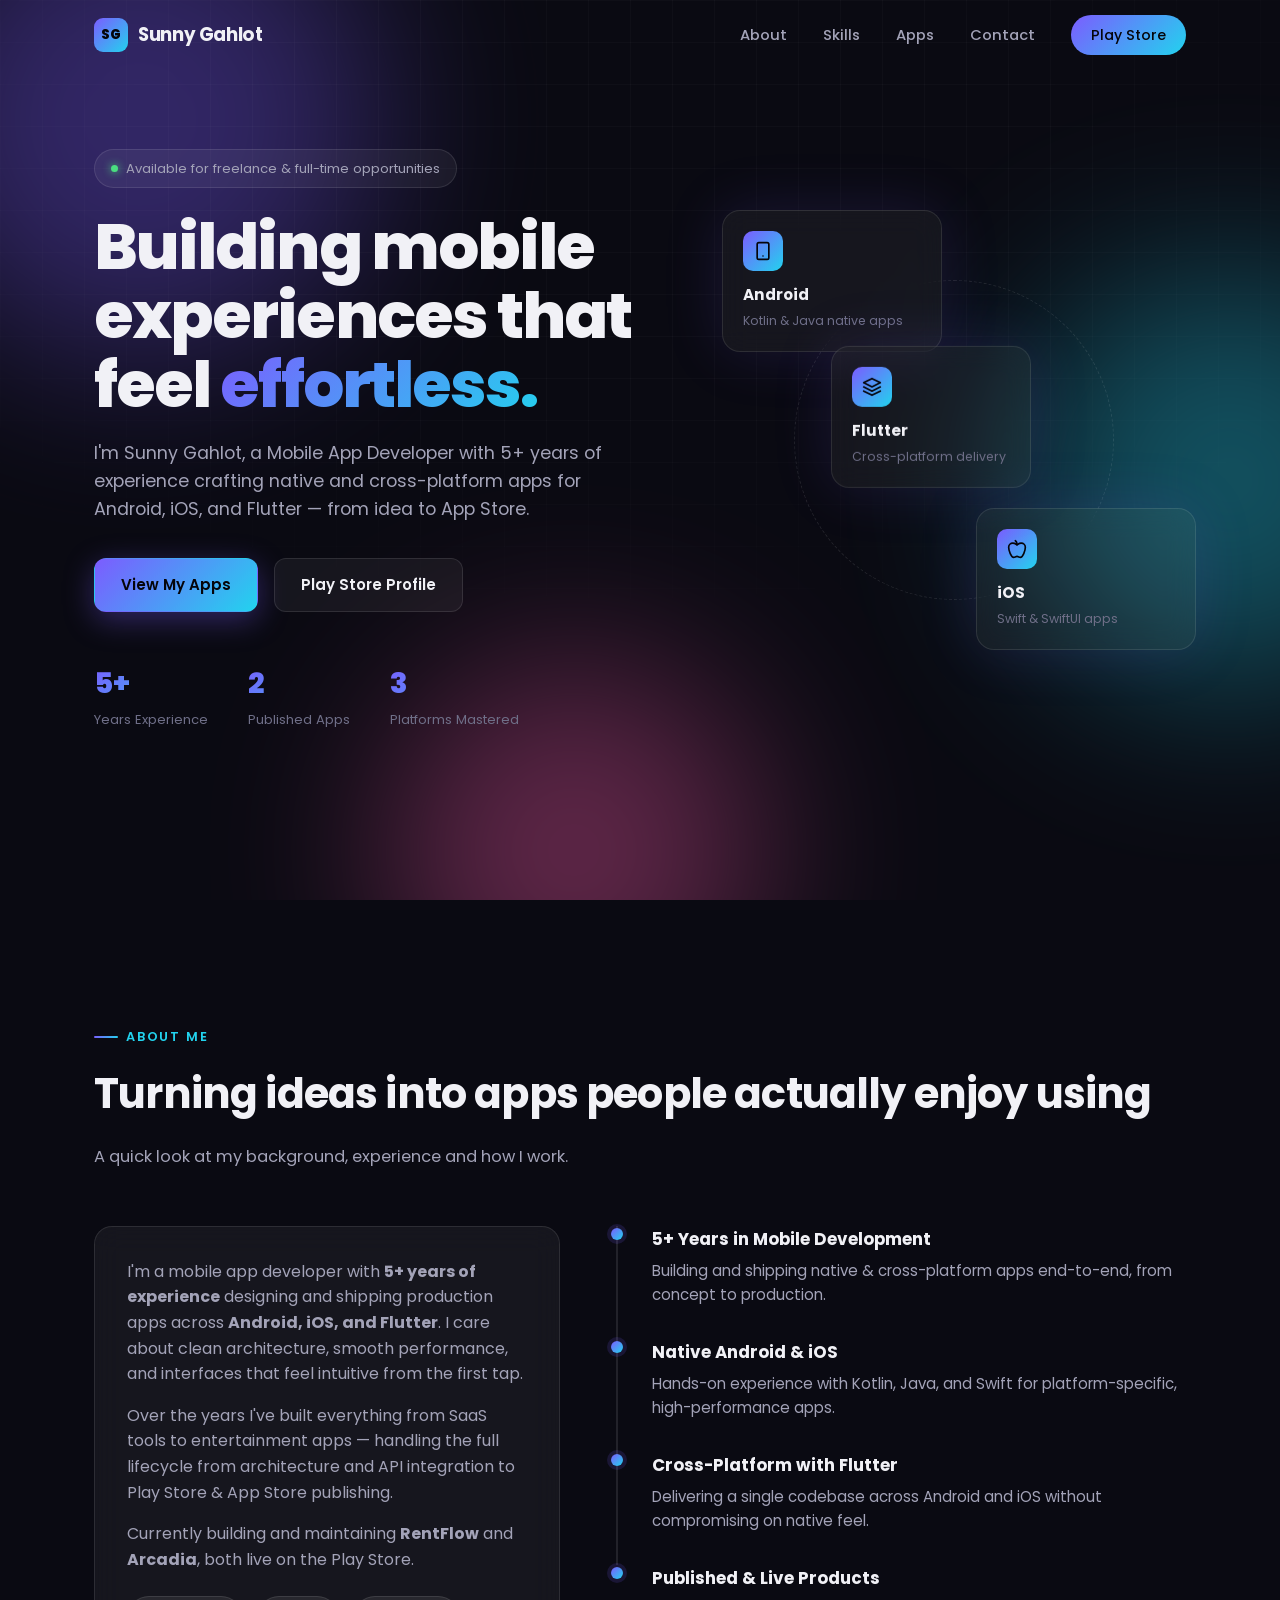
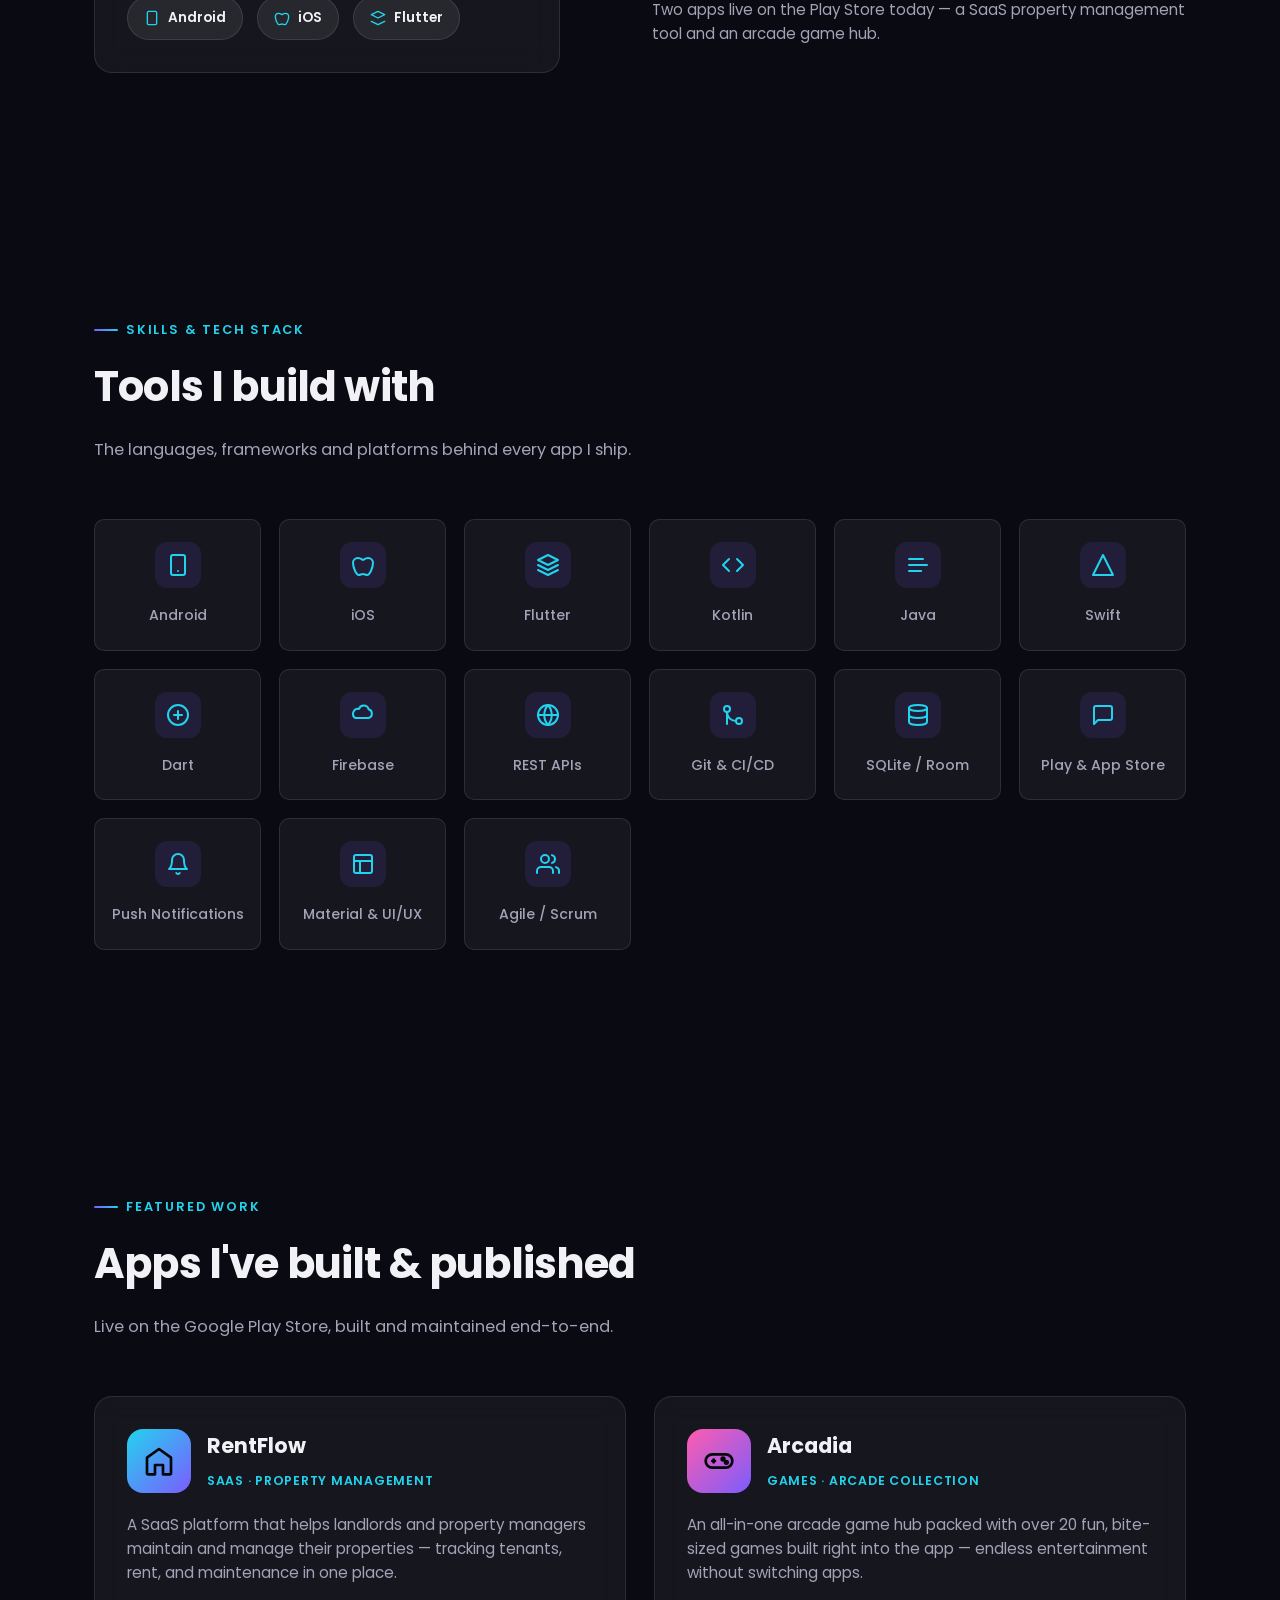
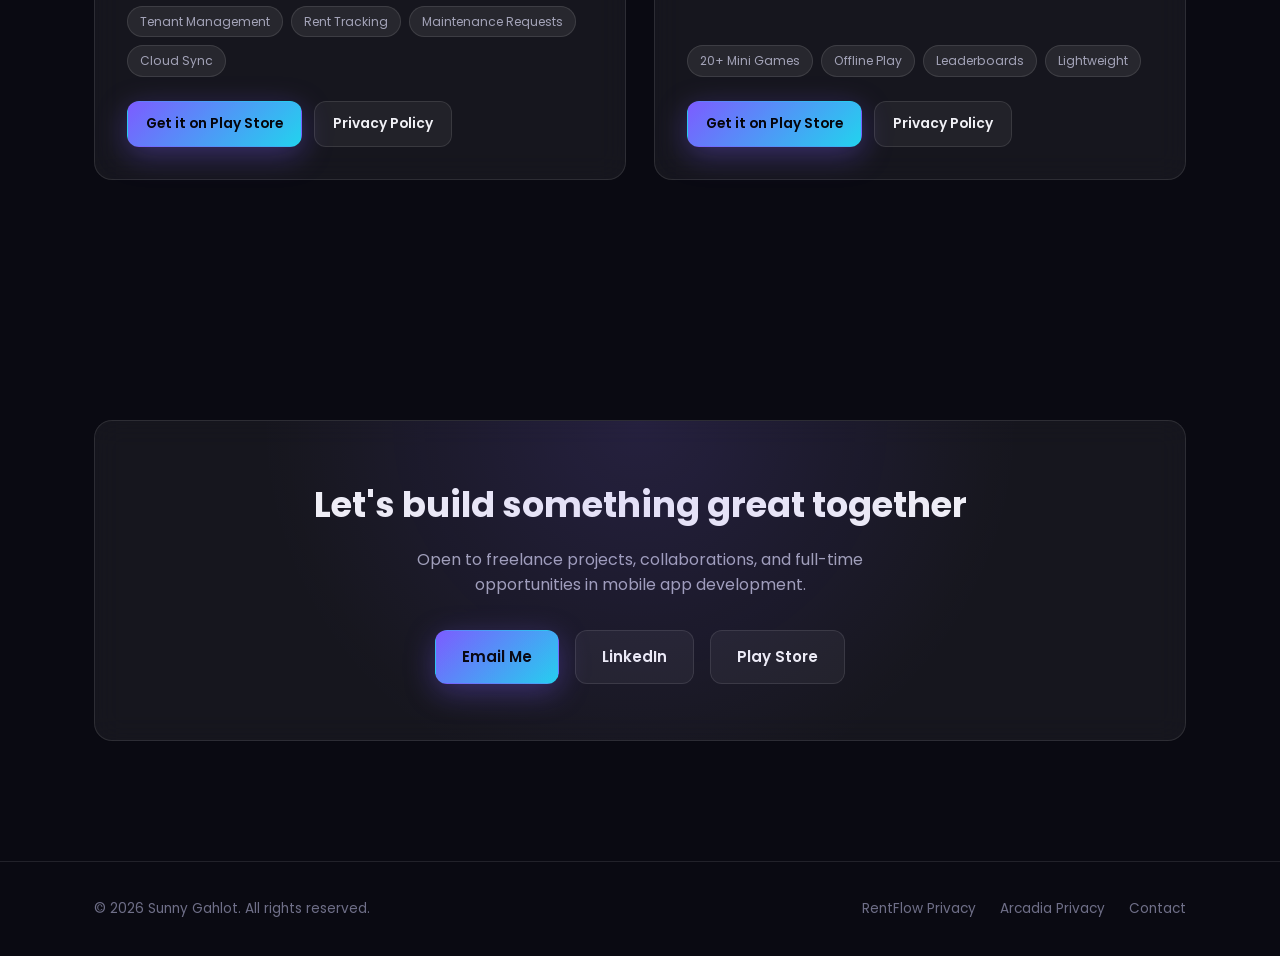
<file: index.html>
<!DOCTYPE html>
<html lang="en">
<head>
<meta charset="UTF-8" />
<meta name="viewport" content="width=device-width, initial-scale=1.0" />
<title>Sunny Gahlot — Mobile App Developer</title>
<meta name="description" content="Sunny Gahlot — Mobile App Developer with 5+ years of experience building Android, iOS and Flutter apps. Creator of RentFlow and Arcadia." />
<link rel="icon" href="data:image/svg+xml,<svg xmlns=%22http://www.w3.org/2000/svg%22 viewBox=%220 0 100 100%22><text y=%22.9em%22 font-size=%2290%22>📱</text></svg>" />
<link rel="preconnect" href="https://fonts.googleapis.com" />
<link rel="preconnect" href="https://fonts.gstatic.com" crossorigin />
<link href="https://fonts.googleapis.com/css2?family=Poppins:wght@400;500;600;700;800&display=swap" rel="stylesheet" />
<link rel="stylesheet" href="css/style.css" />
</head>
<body>

<div class="bg-fx">
  <div class="blob blob-1"></div>
  <div class="blob blob-2"></div>
  <div class="blob blob-3"></div>
  <div class="grid-overlay"></div>
</div>

<nav class="navbar">
  <div class="container">
    <a href="#top" class="logo">
      <span class="logo-mark">SG</span>
      Sunny Gahlot
    </a>
    <button class="nav-toggle" aria-label="Toggle menu">
      <span></span><span></span><span></span>
    </button>
    <ul class="nav-links">
      <li><a href="#about">About</a></li>
      <li><a href="#skills">Skills</a></li>
      <li><a href="#apps">Apps</a></li>
      <li><a href="#contact">Contact</a></li>
      <li><a href="https://play.google.com/store/apps/dev?id=8384137803525977010" target="_blank" rel="noopener" class="nav-cta">Play Store</a></li>
    </ul>
  </div>
</nav>

<main id="top">

  <!-- HERO -->
  <section class="hero">
    <div class="container hero-grid">
      <div>
        <div class="badge"><span class="dot"></span> Available for freelance &amp; full-time opportunities</div>
        <h1>Building mobile experiences that feel <span class="grad">effortless.</span></h1>
        <p class="lead">
          I'm Sunny Gahlot, a Mobile App Developer with 5+ years of experience crafting native and
          cross-platform apps for Android, iOS, and Flutter — from idea to App Store.
        </p>
        <div class="hero-cta">
          <a href="#apps" class="btn btn-primary">
            View My Apps
          </a>
          <a href="https://play.google.com/store/apps/dev?id=8384137803525977010" target="_blank" rel="noopener" class="btn btn-ghost">
            Play Store Profile
          </a>
        </div>
        <div class="hero-stats">
          <div class="stat">
            <h3>5+</h3>
            <span>Years Experience</span>
          </div>
          <div class="stat">
            <h3>2</h3>
            <span>Published Apps</span>
          </div>
          <div class="stat">
            <h3>3</h3>
            <span>Platforms Mastered</span>
          </div>
        </div>
      </div>

      <div class="hero-visual">
        <div class="orbit-ring"></div>
        <div class="orbit-card card-a">
          <div class="oc-icon">
            <svg viewBox="0 0 24 24" fill="none" stroke-width="2" stroke-linecap="round" stroke-linejoin="round"><rect x="5" y="2" width="14" height="20" rx="2"/><line x1="12" y1="18" x2="12" y2="18"/></svg>
          </div>
          <h4>Android</h4>
          <p>Kotlin &amp; Java native apps</p>
        </div>
        <div class="orbit-card card-b">
          <div class="oc-icon">
            <svg viewBox="0 0 24 24" fill="none" stroke-width="2" stroke-linecap="round" stroke-linejoin="round"><path d="M12 20.94c1.5 0 2.75 1.06 4 1.06 3 0 6-8 6-12.22A4.91 4.91 0 0 0 17 5c-2.22 0-4 1.44-5 2-1-.56-2.78-2-5-2a4.9 4.9 0 0 0-5 4.78C2 14 5 22 8 22c1.25 0 2.5-1.06 4-1.06Z"/><path d="M10 2c1 .5 2 2 2 5"/></svg>
          </div>
          <h4>iOS</h4>
          <p>Swift &amp; SwiftUI apps</p>
        </div>
        <div class="orbit-card card-c">
          <div class="oc-icon">
            <svg viewBox="0 0 24 24" fill="none" stroke-width="2" stroke-linecap="round" stroke-linejoin="round"><polygon points="12 2 2 7 12 12 22 7 12 2"/><polyline points="2 17 12 22 22 17"/><polyline points="2 12 12 17 22 12"/></svg>
          </div>
          <h4>Flutter</h4>
          <p>Cross-platform delivery</p>
        </div>
      </div>
    </div>
  </section>

  <!-- ABOUT -->
  <section id="about">
    <div class="container">
      <div class="eyebrow">About Me</div>
      <h2 class="section-title reveal">Turning ideas into apps people actually enjoy using</h2>
      <p class="section-sub reveal">A quick look at my background, experience and how I work.</p>

      <div class="about-grid">
        <div class="about-card reveal">
          <p>
            I'm a mobile app developer with <strong>5+ years of experience</strong> designing and shipping
            production apps across <strong>Android, iOS, and Flutter</strong>. I care about clean architecture,
            smooth performance, and interfaces that feel intuitive from the first tap.
          </p>
          <p>
            Over the years I've built everything from SaaS tools to entertainment apps — handling the full
            lifecycle from architecture and API integration to Play Store &amp; App Store publishing.
          </p>
          <p>
            Currently building and maintaining <strong>RentFlow</strong> and <strong>Arcadia</strong>, both
            live on the Play Store.
          </p>
          <div class="platform-row">
            <div class="platform-pill">
              <svg viewBox="0 0 24 24" fill="none" stroke-width="2" stroke-linecap="round" stroke-linejoin="round"><rect x="5" y="2" width="14" height="20" rx="2"/></svg>
              Android
            </div>
            <div class="platform-pill">
              <svg viewBox="0 0 24 24" fill="none" stroke-width="2" stroke-linecap="round" stroke-linejoin="round"><path d="M12 20.94c1.5 0 2.75 1.06 4 1.06 3 0 6-8 6-12.22A4.91 4.91 0 0 0 17 5c-2.22 0-4 1.44-5 2-1-.56-2.78-2-5-2a4.9 4.9 0 0 0-5 4.78C2 14 5 22 8 22c1.25 0 2.5-1.06 4-1.06Z"/></svg>
              iOS
            </div>
            <div class="platform-pill">
              <svg viewBox="0 0 24 24" fill="none" stroke-width="2" stroke-linecap="round" stroke-linejoin="round"><polygon points="12 2 2 7 12 12 22 7 12 2"/><polyline points="2 17 12 22 22 17"/></svg>
              Flutter
            </div>
          </div>
        </div>

        <div class="reveal">
          <div class="timeline">
            <div class="timeline-item">
              <h4>5+ Years in Mobile Development</h4>
              <p>Building and shipping native &amp; cross-platform apps end-to-end, from concept to production.</p>
            </div>
            <div class="timeline-item">
              <h4>Native Android &amp; iOS</h4>
              <p>Hands-on experience with Kotlin, Java, and Swift for platform-specific, high-performance apps.</p>
            </div>
            <div class="timeline-item">
              <h4>Cross-Platform with Flutter</h4>
              <p>Delivering a single codebase across Android and iOS without compromising on native feel.</p>
            </div>
            <div class="timeline-item">
              <h4>Published &amp; Live Products</h4>
              <p>Two apps live on the Play Store today — a SaaS property management tool and an arcade game hub.</p>
            </div>
          </div>
        </div>
      </div>
    </div>
  </section>

  <!-- SKILLS -->
  <section id="skills">
    <div class="container">
      <div class="eyebrow">Skills &amp; Tech Stack</div>
      <h2 class="section-title reveal">Tools I build with</h2>
      <p class="section-sub reveal">The languages, frameworks and platforms behind every app I ship.</p>

      <div class="skills-grid reveal">
        <div class="skill-card">
          <div class="skill-icon"><svg viewBox="0 0 24 24" fill="none" stroke-width="2" stroke-linecap="round" stroke-linejoin="round"><rect x="5" y="2" width="14" height="20" rx="2"/><line x1="12" y1="18" x2="12" y2="18"/></svg></div>
          <span>Android</span>
        </div>
        <div class="skill-card">
          <div class="skill-icon"><svg viewBox="0 0 24 24" fill="none" stroke-width="2" stroke-linecap="round" stroke-linejoin="round"><path d="M12 20.94c1.5 0 2.75 1.06 4 1.06 3 0 6-8 6-12.22A4.91 4.91 0 0 0 17 5c-2.22 0-4 1.44-5 2-1-.56-2.78-2-5-2a4.9 4.9 0 0 0-5 4.78C2 14 5 22 8 22c1.25 0 2.5-1.06 4-1.06Z"/></svg></div>
          <span>iOS</span>
        </div>
        <div class="skill-card">
          <div class="skill-icon"><svg viewBox="0 0 24 24" fill="none" stroke-width="2" stroke-linecap="round" stroke-linejoin="round"><polygon points="12 2 2 7 12 12 22 7 12 2"/><polyline points="2 17 12 22 22 17"/><polyline points="2 12 12 17 22 12"/></svg></div>
          <span>Flutter</span>
        </div>
        <div class="skill-card">
          <div class="skill-icon"><svg viewBox="0 0 24 24" fill="none" stroke-width="2" stroke-linecap="round" stroke-linejoin="round"><polyline points="16 18 22 12 16 6"/><polyline points="8 6 2 12 8 18"/></svg></div>
          <span>Kotlin</span>
        </div>
        <div class="skill-card">
          <div class="skill-icon"><svg viewBox="0 0 24 24" fill="none" stroke-width="2" stroke-linecap="round" stroke-linejoin="round"><path d="M17 6.1H3M21 12.1H3M15.1 18H3"/></svg></div>
          <span>Java</span>
        </div>
        <div class="skill-card">
          <div class="skill-icon"><svg viewBox="0 0 24 24" fill="none" stroke-width="2" stroke-linecap="round" stroke-linejoin="round"><path d="M12 2 2 22h20L12 2Z"/></svg></div>
          <span>Swift</span>
        </div>
        <div class="skill-card">
          <div class="skill-icon"><svg viewBox="0 0 24 24" fill="none" stroke-width="2" stroke-linecap="round" stroke-linejoin="round"><circle cx="12" cy="12" r="10"/><path d="M8 12h8M12 8v8"/></svg></div>
          <span>Dart</span>
        </div>
        <div class="skill-card">
          <div class="skill-icon"><svg viewBox="0 0 24 24" fill="none" stroke-width="2" stroke-linecap="round" stroke-linejoin="round"><path d="M4 14.9A5 5 0 0 1 8 6a5 5 0 0 1 9.6.3A4.5 4.5 0 0 1 17.5 15H5.5a3.5 3.5 0 0 1-1.5-.1Z"/></svg></div>
          <span>Firebase</span>
        </div>
        <div class="skill-card">
          <div class="skill-icon"><svg viewBox="0 0 24 24" fill="none" stroke-width="2" stroke-linecap="round" stroke-linejoin="round"><circle cx="12" cy="12" r="10"/><line x1="2" y1="12" x2="22" y2="12"/><path d="M12 2a15.3 15.3 0 0 1 0 20 15.3 15.3 0 0 1 0-20Z"/></svg></div>
          <span>REST APIs</span>
        </div>
        <div class="skill-card">
          <div class="skill-icon"><svg viewBox="0 0 24 24" fill="none" stroke-width="2" stroke-linecap="round" stroke-linejoin="round"><circle cx="18" cy="18" r="3"/><circle cx="6" cy="6" r="3"/><path d="M6 21V9a9 9 0 0 0 9 9"/></svg></div>
          <span>Git &amp; CI/CD</span>
        </div>
        <div class="skill-card">
          <div class="skill-icon"><svg viewBox="0 0 24 24" fill="none" stroke-width="2" stroke-linecap="round" stroke-linejoin="round"><ellipse cx="12" cy="5" rx="9" ry="3"/><path d="M21 12c0 1.66-4 3-9 3s-9-1.34-9-3M3 5v14c0 1.66 4 3 9 3s9-1.34 9-3V5"/></svg></div>
          <span>SQLite / Room</span>
        </div>
        <div class="skill-card">
          <div class="skill-icon"><svg viewBox="0 0 24 24" fill="none" stroke-width="2" stroke-linecap="round" stroke-linejoin="round"><path d="M21 15a2 2 0 0 1-2 2H7l-4 4V5a2 2 0 0 1 2-2h14a2 2 0 0 1 2 2z"/></svg></div>
          <span>Play &amp; App Store</span>
        </div>
        <div class="skill-card">
          <div class="skill-icon"><svg viewBox="0 0 24 24" fill="none" stroke-width="2" stroke-linecap="round" stroke-linejoin="round"><path d="M18 8A6 6 0 0 0 6 8c0 7-3 9-3 9h18s-3-2-3-9"/><path d="M13.73 21a2 2 0 0 1-3.46 0"/></svg></div>
          <span>Push Notifications</span>
        </div>
        <div class="skill-card">
          <div class="skill-icon"><svg viewBox="0 0 24 24" fill="none" stroke-width="2" stroke-linecap="round" stroke-linejoin="round"><rect x="3" y="3" width="18" height="18" rx="2"/><line x1="3" y1="9" x2="21" y2="9"/><line x1="9" y1="21" x2="9" y2="9"/></svg></div>
          <span>Material &amp; UI/UX</span>
        </div>
        <div class="skill-card">
          <div class="skill-icon"><svg viewBox="0 0 24 24" fill="none" stroke-width="2" stroke-linecap="round" stroke-linejoin="round"><path d="M17 21v-2a4 4 0 0 0-4-4H5a4 4 0 0 0-4 4v2"/><circle cx="9" cy="7" r="4"/><path d="M23 21v-2a4 4 0 0 0-3-3.87"/><path d="M16 3.13a4 4 0 0 1 0 7.75"/></svg></div>
          <span>Agile / Scrum</span>
        </div>
      </div>
    </div>
  </section>

  <!-- APPS -->
  <section id="apps">
    <div class="container">
      <div class="eyebrow">Featured Work</div>
      <h2 class="section-title reveal">Apps I've built &amp; published</h2>
      <p class="section-sub reveal">Live on the Google Play Store, built and maintained end-to-end.</p>

      <div class="apps-grid">
        <div class="app-card reveal">
          <div class="app-top">
            <div class="app-icon rentflow">
              <svg viewBox="0 0 24 24" fill="none" stroke-width="2" stroke-linecap="round" stroke-linejoin="round"><path d="M3 9.5 12 3l9 6.5V21a1 1 0 0 1-1 1h-5v-7H9v7H4a1 1 0 0 1-1-1Z"/></svg>
            </div>
            <div>
              <h3>RentFlow</h3>
              <span class="app-tag">SaaS · Property Management</span>
            </div>
          </div>
          <p class="desc">
            A SaaS platform that helps landlords and property managers maintain and manage their
            properties — tracking tenants, rent, and maintenance in one place.
          </p>
          <div class="app-features">
            <span>Tenant Management</span>
            <span>Rent Tracking</span>
            <span>Maintenance Requests</span>
            <span>Cloud Sync</span>
          </div>
          <div class="app-actions">
            <a href="https://play.google.com/store/apps/details?id=com.rentflow.app" target="_blank" rel="noopener" class="btn btn-primary">Get it on Play Store</a>
            <a href="privacy-rentflow.html" class="btn btn-ghost">Privacy Policy</a>
          </div>
        </div>

        <div class="app-card reveal">
          <div class="app-top">
            <div class="app-icon arcadia">
              <svg viewBox="0 0 24 24" fill="none" stroke-width="2" stroke-linecap="round" stroke-linejoin="round"><rect x="2" y="7" width="20" height="10" rx="5"/><line x1="7" y1="12" x2="9" y2="12"/><line x1="8" y1="11" x2="8" y2="13"/><circle cx="15" cy="10.5" r="1"/><circle cx="17.5" cy="13" r="1"/></svg>
            </div>
            <div>
              <h3>Arcadia</h3>
              <span class="app-tag">Games · Arcade Collection</span>
            </div>
          </div>
          <p class="desc">
            An all-in-one arcade game hub packed with over 20 fun, bite-sized games built right into
            the app — endless entertainment without switching apps.
          </p>
          <div class="app-features">
            <span>20+ Mini Games</span>
            <span>Offline Play</span>
            <span>Leaderboards</span>
            <span>Lightweight</span>
          </div>
          <div class="app-actions">
            <a href="https://play.google.com/store/apps/details?id=com.ssg.arcadia" target="_blank" rel="noopener" class="btn btn-primary">Get it on Play Store</a>
            <a href="privacy-arcadia.html" class="btn btn-ghost">Privacy Policy</a>
          </div>
        </div>
      </div>
    </div>
  </section>

  <!-- CONTACT -->
  <section id="contact">
    <div class="container">
      <div class="contact-card reveal">
        <h2>Let's build something great together</h2>
        <p>Open to freelance projects, collaborations, and full-time opportunities in mobile app development.</p>
        <div class="contact-links">
          <a href="mailto:ssgtech1b@gmail.com" class="btn btn-primary">
            Email Me
          </a>
          <a href="https://www.linkedin.com/in/sunny-gahlot-007/" target="_blank" rel="noopener" class="btn btn-ghost">
            LinkedIn
          </a>
          <a href="https://play.google.com/store/apps/dev?id=8384137803525977010" target="_blank" rel="noopener" class="btn btn-ghost">
            Play Store
          </a>
        </div>
      </div>
    </div>
  </section>

</main>

<footer>
  <div class="container">
    <p>&copy; <span id="year"></span> Sunny Gahlot. All rights reserved.</p>
    <div class="footer-links">
      <a href="privacy-rentflow.html">RentFlow Privacy</a>
      <a href="privacy-arcadia.html">Arcadia Privacy</a>
      <a href="mailto:ssgtech1b@gmail.com">Contact</a>
    </div>
  </div>
</footer>

<script src="js/script.js"></script>
</body>
</html>
</file>
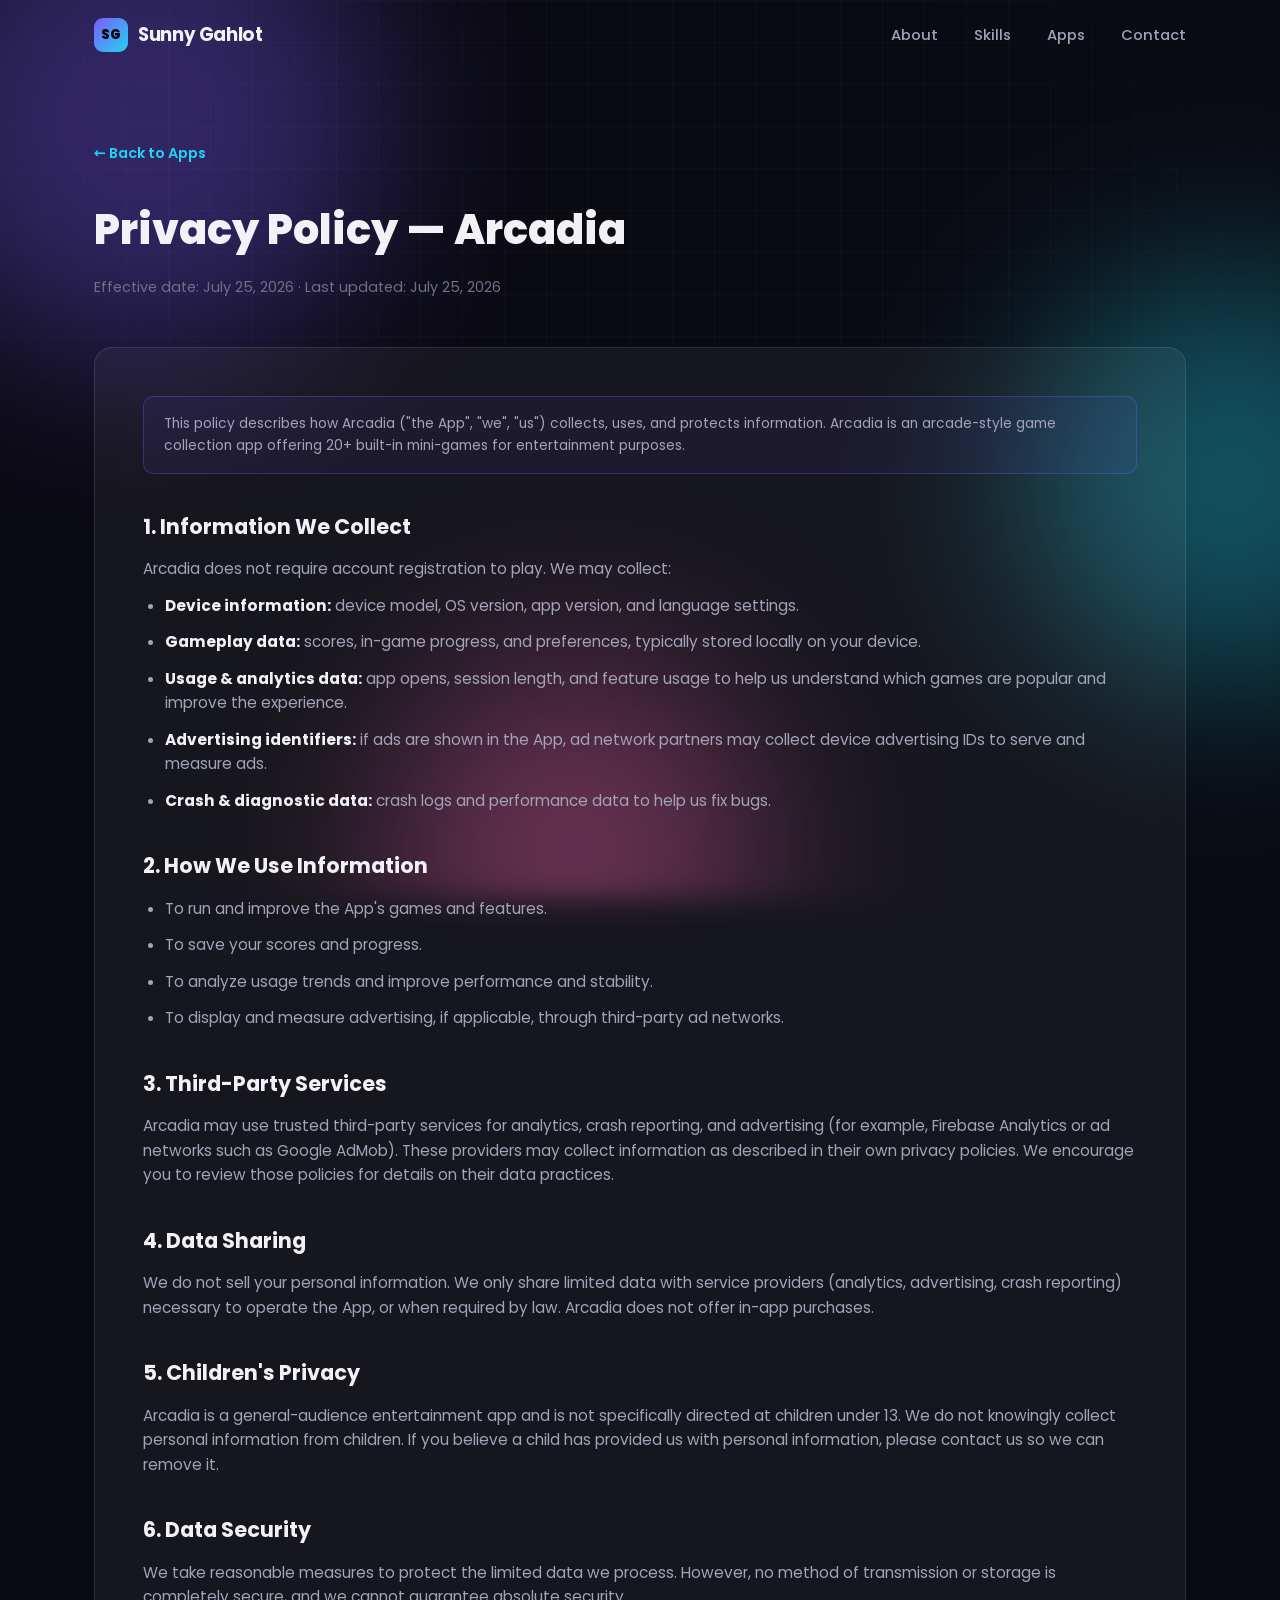
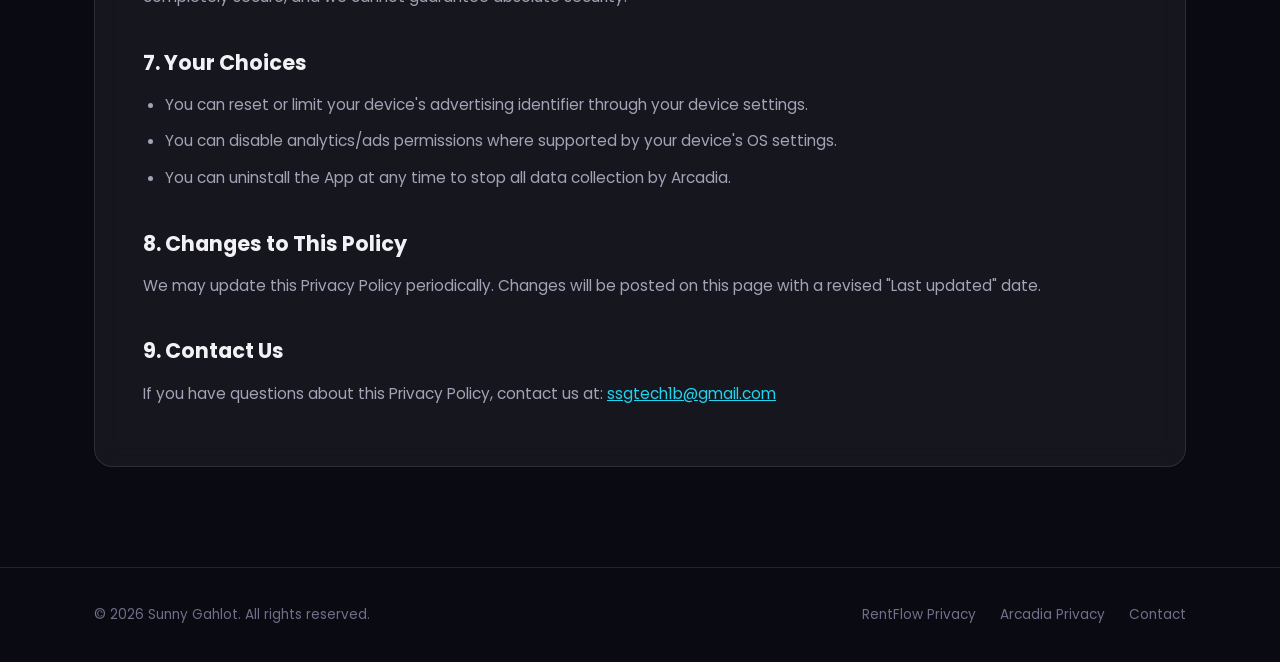
<file: privacy-arcadia.html>
<!DOCTYPE html>
<html lang="en">
<head>
<meta charset="UTF-8" />
<meta name="viewport" content="width=device-width, initial-scale=1.0" />
<title>Privacy Policy — Arcadia</title>
<meta name="description" content="Privacy Policy for Arcadia, an arcade game collection app by Sunny Gahlot." />
<link rel="icon" href="data:image/svg+xml,<svg xmlns=%22http://www.w3.org/2000/svg%22 viewBox=%220 0 100 100%22><text y=%22.9em%22 font-size=%2290%22>📱</text></svg>" />
<link rel="preconnect" href="https://fonts.googleapis.com" />
<link rel="preconnect" href="https://fonts.gstatic.com" crossorigin />
<link href="https://fonts.googleapis.com/css2?family=Poppins:wght@400;500;600;700;800&display=swap" rel="stylesheet" />
<link rel="stylesheet" href="css/style.css" />
</head>
<body>

<div class="bg-fx">
  <div class="blob blob-1"></div>
  <div class="blob blob-2"></div>
  <div class="blob blob-3"></div>
  <div class="grid-overlay"></div>
</div>

<nav class="navbar scrolled">
  <div class="container">
    <a href="index.html" class="logo">
      <span class="logo-mark">SG</span>
      Sunny Gahlot
    </a>
    <ul class="nav-links">
      <li><a href="index.html#about">About</a></li>
      <li><a href="index.html#skills">Skills</a></li>
      <li><a href="index.html#apps">Apps</a></li>
      <li><a href="index.html#contact">Contact</a></li>
    </ul>
  </div>
</nav>

<main class="policy-page">
  <div class="container">
    <a href="index.html#apps" class="back-link">&larr; Back to Apps</a>

    <div class="policy-header">
      <h1>Privacy Policy — Arcadia</h1>
      <p>Effective date: July 25, 2026 &middot; Last updated: July 25, 2026</p>
    </div>

    <div class="policy-body">
      <div class="notice-box">
        This policy describes how Arcadia ("the App", "we", "us") collects, uses, and protects
        information. Arcadia is an arcade-style game collection app offering 20+ built-in mini-games
        for entertainment purposes.
      </div>

      <h2>1. Information We Collect</h2>
      <p>Arcadia does not require account registration to play. We may collect:</p>
      <ul>
        <li><strong>Device information:</strong> device model, OS version, app version, and language settings.</li>
        <li><strong>Gameplay data:</strong> scores, in-game progress, and preferences, typically stored locally on your device.</li>
        <li><strong>Usage &amp; analytics data:</strong> app opens, session length, and feature usage to help us understand which games are popular and improve the experience.</li>
        <li><strong>Advertising identifiers:</strong> if ads are shown in the App, ad network partners may collect device advertising IDs to serve and measure ads.</li>
        <li><strong>Crash &amp; diagnostic data:</strong> crash logs and performance data to help us fix bugs.</li>
      </ul>

      <h2>2. How We Use Information</h2>
      <ul>
        <li>To run and improve the App's games and features.</li>
        <li>To save your scores and progress.</li>
        <li>To analyze usage trends and improve performance and stability.</li>
        <li>To display and measure advertising, if applicable, through third-party ad networks.</li>
      </ul>

      <h2>3. Third-Party Services</h2>
      <p>
        Arcadia may use trusted third-party services for analytics, crash reporting, and advertising
        (for example, Firebase Analytics or ad networks such as Google AdMob). These providers may
        collect information as described in their own privacy policies. We encourage you to review
        those policies for details on their data practices.
      </p>

      <h2>4. Data Sharing</h2>
      <p>
        We do not sell your personal information. We only share limited data with service providers
        (analytics, advertising, crash reporting) necessary to operate the App, or when required by
        law. Arcadia does not offer in-app purchases.
      </p>

      <h2>5. Children's Privacy</h2>
      <p>
        Arcadia is a general-audience entertainment app and is not specifically directed at children
        under 13. We do not knowingly collect personal information from children. If you believe a
        child has provided us with personal information, please contact us so we can remove it.
      </p>

      <h2>6. Data Security</h2>
      <p>
        We take reasonable measures to protect the limited data we process. However, no method of
        transmission or storage is completely secure, and we cannot guarantee absolute security.
      </p>

      <h2>7. Your Choices</h2>
      <ul>
        <li>You can reset or limit your device's advertising identifier through your device settings.</li>
        <li>You can disable analytics/ads permissions where supported by your device's OS settings.</li>
        <li>You can uninstall the App at any time to stop all data collection by Arcadia.</li>
      </ul>

      <h2>8. Changes to This Policy</h2>
      <p>
        We may update this Privacy Policy periodically. Changes will be posted on this page with a
        revised "Last updated" date.
      </p>

      <h2>9. Contact Us</h2>
      <p>
        If you have questions about this Privacy Policy, contact us at:
        <a href="mailto:ssgtech1b@gmail.com">ssgtech1b@gmail.com</a>
      </p>
    </div>
  </div>
</main>

<footer>
  <div class="container">
    <p>&copy; <span id="year"></span> Sunny Gahlot. All rights reserved.</p>
    <div class="footer-links">
      <a href="privacy-rentflow.html">RentFlow Privacy</a>
      <a href="privacy-arcadia.html">Arcadia Privacy</a>
      <a href="mailto:ssgtech1b@gmail.com">Contact</a>
    </div>
  </div>
</footer>

<script src="js/script.js"></script>
</body>
</html>
</file>
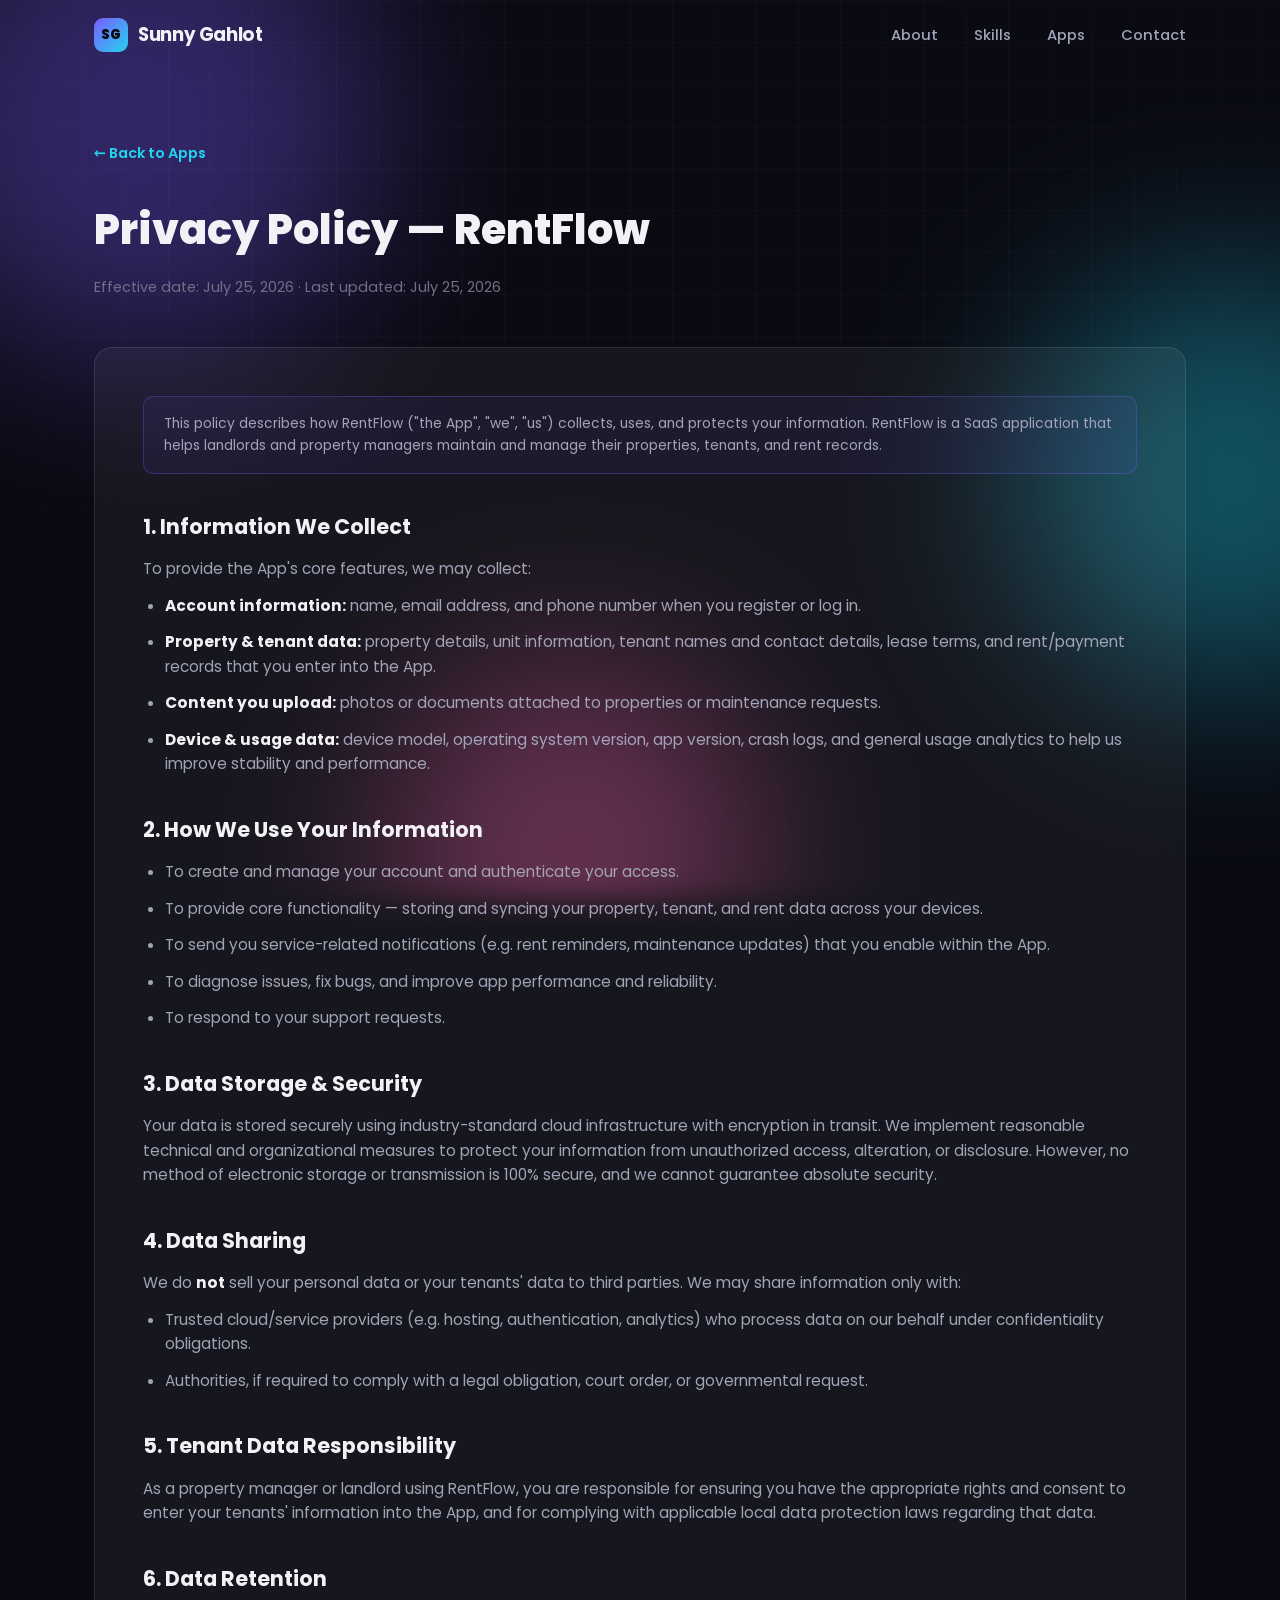
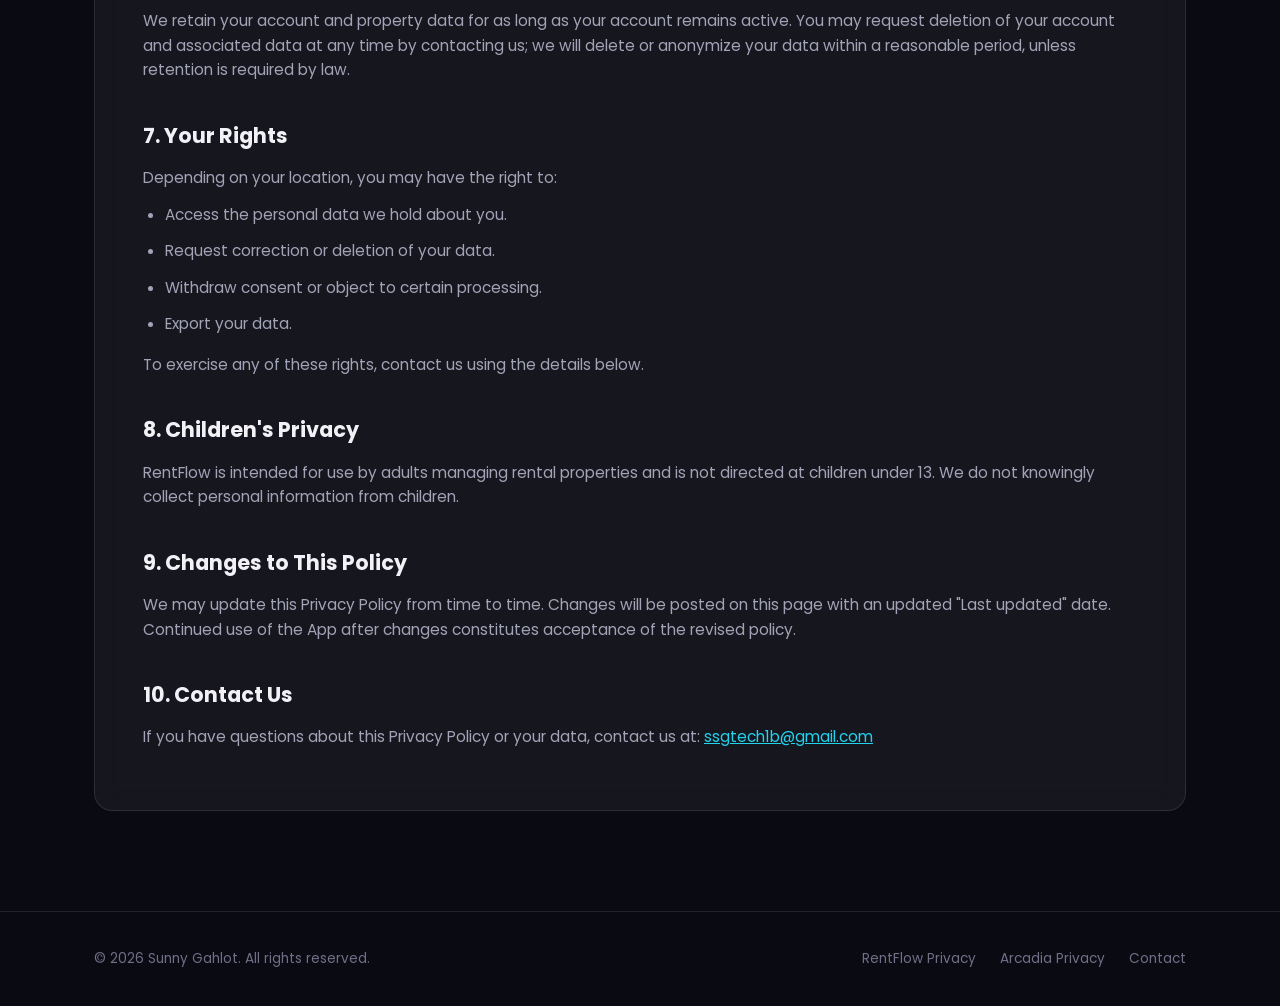
<file: privacy-rentflow.html>
<!DOCTYPE html>
<html lang="en">
<head>
<meta charset="UTF-8" />
<meta name="viewport" content="width=device-width, initial-scale=1.0" />
<title>Privacy Policy — RentFlow</title>
<meta name="description" content="Privacy Policy for RentFlow, a property management SaaS app by Sunny Gahlot." />
<link rel="icon" href="data:image/svg+xml,<svg xmlns=%22http://www.w3.org/2000/svg%22 viewBox=%220 0 100 100%22><text y=%22.9em%22 font-size=%2290%22>📱</text></svg>" />
<link rel="preconnect" href="https://fonts.googleapis.com" />
<link rel="preconnect" href="https://fonts.gstatic.com" crossorigin />
<link href="https://fonts.googleapis.com/css2?family=Poppins:wght@400;500;600;700;800&display=swap" rel="stylesheet" />
<link rel="stylesheet" href="css/style.css" />
</head>
<body>

<div class="bg-fx">
  <div class="blob blob-1"></div>
  <div class="blob blob-2"></div>
  <div class="blob blob-3"></div>
  <div class="grid-overlay"></div>
</div>

<nav class="navbar scrolled">
  <div class="container">
    <a href="index.html" class="logo">
      <span class="logo-mark">SG</span>
      Sunny Gahlot
    </a>
    <ul class="nav-links">
      <li><a href="index.html#about">About</a></li>
      <li><a href="index.html#skills">Skills</a></li>
      <li><a href="index.html#apps">Apps</a></li>
      <li><a href="index.html#contact">Contact</a></li>
    </ul>
  </div>
</nav>

<main class="policy-page">
  <div class="container">
    <a href="index.html#apps" class="back-link">&larr; Back to Apps</a>

    <div class="policy-header">
      <h1>Privacy Policy — RentFlow</h1>
      <p>Effective date: July 25, 2026 &middot; Last updated: July 25, 2026</p>
    </div>

    <div class="policy-body">
      <div class="notice-box">
        This policy describes how RentFlow ("the App", "we", "us") collects, uses, and protects your
        information. RentFlow is a SaaS application that helps landlords and property managers
        maintain and manage their properties, tenants, and rent records.
      </div>

      <h2>1. Information We Collect</h2>
      <p>To provide the App's core features, we may collect:</p>
      <ul>
        <li><strong>Account information:</strong> name, email address, and phone number when you register or log in.</li>
        <li><strong>Property &amp; tenant data:</strong> property details, unit information, tenant names and contact details, lease terms, and rent/payment records that you enter into the App.</li>
        <li><strong>Content you upload:</strong> photos or documents attached to properties or maintenance requests.</li>
        <li><strong>Device &amp; usage data:</strong> device model, operating system version, app version, crash logs, and general usage analytics to help us improve stability and performance.</li>
      </ul>

      <h2>2. How We Use Your Information</h2>
      <ul>
        <li>To create and manage your account and authenticate your access.</li>
        <li>To provide core functionality — storing and syncing your property, tenant, and rent data across your devices.</li>
        <li>To send you service-related notifications (e.g. rent reminders, maintenance updates) that you enable within the App.</li>
        <li>To diagnose issues, fix bugs, and improve app performance and reliability.</li>
        <li>To respond to your support requests.</li>
      </ul>

      <h2>3. Data Storage &amp; Security</h2>
      <p>
        Your data is stored securely using industry-standard cloud infrastructure with encryption in
        transit. We implement reasonable technical and organizational measures to protect your
        information from unauthorized access, alteration, or disclosure. However, no method of
        electronic storage or transmission is 100% secure, and we cannot guarantee absolute security.
      </p>

      <h2>4. Data Sharing</h2>
      <p>
        We do <strong>not</strong> sell your personal data or your tenants' data to third parties. We
        may share information only with:
      </p>
      <ul>
        <li>Trusted cloud/service providers (e.g. hosting, authentication, analytics) who process data on our behalf under confidentiality obligations.</li>
        <li>Authorities, if required to comply with a legal obligation, court order, or governmental request.</li>
      </ul>

      <h2>5. Tenant Data Responsibility</h2>
      <p>
        As a property manager or landlord using RentFlow, you are responsible for ensuring you have the
        appropriate rights and consent to enter your tenants' information into the App, and for
        complying with applicable local data protection laws regarding that data.
      </p>

      <h2>6. Data Retention</h2>
      <p>
        We retain your account and property data for as long as your account remains active. You may
        request deletion of your account and associated data at any time by contacting us; we will
        delete or anonymize your data within a reasonable period, unless retention is required by law.
      </p>

      <h2>7. Your Rights</h2>
      <p>Depending on your location, you may have the right to:</p>
      <ul>
        <li>Access the personal data we hold about you.</li>
        <li>Request correction or deletion of your data.</li>
        <li>Withdraw consent or object to certain processing.</li>
        <li>Export your data.</li>
      </ul>
      <p>To exercise any of these rights, contact us using the details below.</p>

      <h2>8. Children's Privacy</h2>
      <p>
        RentFlow is intended for use by adults managing rental properties and is not directed at
        children under 13. We do not knowingly collect personal information from children.
      </p>

      <h2>9. Changes to This Policy</h2>
      <p>
        We may update this Privacy Policy from time to time. Changes will be posted on this page with
        an updated "Last updated" date. Continued use of the App after changes constitutes acceptance
        of the revised policy.
      </p>

      <h2>10. Contact Us</h2>
      <p>
        If you have questions about this Privacy Policy or your data, contact us at:
        <a href="mailto:ssgtech1b@gmail.com">ssgtech1b@gmail.com</a>
      </p>
    </div>
  </div>
</main>

<footer>
  <div class="container">
    <p>&copy; <span id="year"></span> Sunny Gahlot. All rights reserved.</p>
    <div class="footer-links">
      <a href="privacy-rentflow.html">RentFlow Privacy</a>
      <a href="privacy-arcadia.html">Arcadia Privacy</a>
      <a href="mailto:ssgtech1b@gmail.com">Contact</a>
    </div>
  </div>
</footer>

<script src="js/script.js"></script>
</body>
</html>
</file>
<file: css/style.css>
/* ---------- Reset & base ---------- */
* {
  margin: 0;
  padding: 0;
  box-sizing: border-box;
}

:root {
  --bg: #0a0a12;
  --bg-alt: #0f0f1a;
  --surface: rgba(255, 255, 255, 0.05);
  --surface-strong: rgba(255, 255, 255, 0.08);
  --border: rgba(255, 255, 255, 0.1);
  --text: #f1f1f6;
  --text-dim: #a3a3b8;
  --text-faint: #6f6f88;
  --accent: #7c5cff;
  --accent-2: #22d3ee;
  --accent-3: #ff5cad;
  --gradient: linear-gradient(135deg, var(--accent), var(--accent-2));
  --gradient-2: linear-gradient(135deg, var(--accent-3), var(--accent));
  --radius: 18px;
  --radius-sm: 10px;
  --max-width: 1140px;
  --shadow-glow: 0 0 60px rgba(124, 92, 255, 0.15);
}

html {
  scroll-behavior: smooth;
}

body {
  background: var(--bg);
  color: var(--text);
  font-family: "Poppins", "Segoe UI", system-ui, -apple-system, sans-serif;
  line-height: 1.6;
  overflow-x: hidden;
  position: relative;
}

a {
  color: inherit;
  text-decoration: none;
}

img {
  max-width: 100%;
  display: block;
}

ul {
  list-style: none;
}

.container {
  max-width: var(--max-width);
  margin: 0 auto;
  padding: 0 24px;
}

section {
  position: relative;
  padding: 120px 0;
}

.eyebrow {
  display: inline-flex;
  align-items: center;
  gap: 8px;
  font-size: 0.8rem;
  letter-spacing: 0.14em;
  text-transform: uppercase;
  color: var(--accent-2);
  font-weight: 600;
  margin-bottom: 14px;
}

.eyebrow::before {
  content: "";
  width: 24px;
  height: 2px;
  background: var(--gradient);
  border-radius: 2px;
}

.section-title {
  font-size: clamp(1.8rem, 4vw, 2.6rem);
  font-weight: 700;
  margin-bottom: 16px;
  letter-spacing: -0.02em;
}

.section-sub {
  color: var(--text-dim);
  max-width: 560px;
  margin-bottom: 56px;
  font-size: 1.02rem;
}

/* ---------- Background FX ---------- */
.bg-fx {
  position: fixed;
  inset: 0;
  z-index: -2;
  overflow: hidden;
  background: var(--bg);
}

.blob {
  position: absolute;
  border-radius: 50%;
  filter: blur(90px);
  opacity: 0.35;
  animation: float 18s ease-in-out infinite;
}

.blob-1 {
  width: 480px;
  height: 480px;
  background: var(--accent);
  top: -120px;
  left: -100px;
  animation-delay: 0s;
}

.blob-2 {
  width: 420px;
  height: 420px;
  background: var(--accent-2);
  top: 30%;
  right: -160px;
  animation-delay: -6s;
}

.blob-3 {
  width: 380px;
  height: 380px;
  background: var(--accent-3);
  bottom: -140px;
  left: 30%;
  animation-delay: -12s;
}

.grid-overlay {
  position: absolute;
  inset: 0;
  background-image:
    linear-gradient(rgba(255, 255, 255, 0.025) 1px, transparent 1px),
    linear-gradient(90deg, rgba(255, 255, 255, 0.025) 1px, transparent 1px);
  background-size: 42px 42px;
  mask-image: radial-gradient(ellipse 80% 60% at 50% 20%, #000 40%, transparent 90%);
}

@keyframes float {
  0%, 100% { transform: translate(0, 0) scale(1); }
  33% { transform: translate(40px, 60px) scale(1.08); }
  66% { transform: translate(-30px, -20px) scale(0.94); }
}

/* ---------- Navbar ---------- */
.navbar {
  position: fixed;
  top: 0;
  left: 0;
  right: 0;
  z-index: 100;
  padding: 18px 0;
  transition: background 0.3s ease, border-color 0.3s ease, padding 0.3s ease;
  border-bottom: 1px solid transparent;
}

.navbar.scrolled {
  background: rgba(10, 10, 18, 0.75);
  backdrop-filter: blur(16px) saturate(140%);
  -webkit-backdrop-filter: blur(16px) saturate(140%);
  border-bottom: 1px solid var(--border);
  padding: 12px 0;
}

.navbar .container {
  display: flex;
  align-items: center;
  justify-content: space-between;
}

.logo {
  font-weight: 700;
  font-size: 1.15rem;
  letter-spacing: -0.02em;
  display: flex;
  align-items: center;
  gap: 10px;
}

.logo-mark {
  width: 34px;
  height: 34px;
  border-radius: 9px;
  background: var(--gradient);
  display: flex;
  align-items: center;
  justify-content: center;
  font-size: 0.85rem;
  font-weight: 800;
  color: #05050a;
}

.nav-links {
  display: flex;
  gap: 36px;
  align-items: center;
}

.nav-links a {
  font-size: 0.92rem;
  color: var(--text-dim);
  font-weight: 500;
  transition: color 0.2s ease;
  position: relative;
}

.nav-links a:hover {
  color: var(--text);
}

.nav-cta {
  background: var(--gradient);
  color: #05050a !important;
  padding: 10px 20px;
  border-radius: 999px;
  font-weight: 600;
  font-size: 0.88rem !important;
}

.nav-toggle {
  display: none;
  flex-direction: column;
  gap: 5px;
  cursor: pointer;
  background: none;
  border: none;
  z-index: 101;
}

.nav-toggle span {
  width: 24px;
  height: 2px;
  background: var(--text);
  border-radius: 2px;
  transition: all 0.25s ease;
}

/* ---------- Hero ---------- */
.hero {
  min-height: 100vh;
  display: flex;
  align-items: center;
  padding-top: 100px;
}

.hero-grid {
  display: grid;
  grid-template-columns: 1.1fr 0.9fr;
  gap: 60px;
  align-items: center;
}

.badge {
  display: inline-flex;
  align-items: center;
  gap: 8px;
  padding: 8px 16px;
  border-radius: 999px;
  background: var(--surface);
  border: 1px solid var(--border);
  font-size: 0.82rem;
  color: var(--text-dim);
  margin-bottom: 24px;
}

.badge .dot {
  width: 7px;
  height: 7px;
  border-radius: 50%;
  background: #4ade80;
  box-shadow: 0 0 8px #4ade80;
}

.hero h1 {
  font-size: clamp(2.4rem, 5.5vw, 4rem);
  font-weight: 800;
  line-height: 1.08;
  letter-spacing: -0.03em;
  margin-bottom: 20px;
}

.hero h1 .grad {
  background: var(--gradient);
  -webkit-background-clip: text;
  background-clip: text;
  color: transparent;
}

.hero p.lead {
  font-size: 1.1rem;
  color: var(--text-dim);
  max-width: 520px;
  margin-bottom: 34px;
}

.hero-cta {
  display: flex;
  gap: 16px;
  flex-wrap: wrap;
  margin-bottom: 48px;
}

.btn {
  display: inline-flex;
  align-items: center;
  gap: 10px;
  padding: 14px 26px;
  border-radius: 12px;
  font-weight: 600;
  font-size: 0.94rem;
  transition: transform 0.2s ease, box-shadow 0.2s ease, background 0.2s ease, border-color 0.2s ease;
  border: 1px solid transparent;
  cursor: pointer;
}

.btn-primary {
  background: var(--gradient);
  color: #05050a;
  box-shadow: 0 8px 30px rgba(124, 92, 255, 0.35);
}

.btn-primary:hover {
  transform: translateY(-2px);
  box-shadow: 0 12px 36px rgba(124, 92, 255, 0.5);
}

.btn-ghost {
  background: var(--surface);
  color: var(--text);
  border-color: var(--border);
}

.btn-ghost:hover {
  background: var(--surface-strong);
  border-color: rgba(255, 255, 255, 0.25);
  transform: translateY(-2px);
}

.hero-stats {
  display: flex;
  gap: 40px;
}

.stat h3 {
  font-size: 1.8rem;
  font-weight: 800;
  background: var(--gradient);
  -webkit-background-clip: text;
  background-clip: text;
  color: transparent;
}

.stat span {
  font-size: 0.82rem;
  color: var(--text-faint);
}

/* ---------- Hero visual ---------- */
.hero-visual {
  position: relative;
  display: flex;
  align-items: center;
  justify-content: center;
  height: 460px;
}

.orbit-card {
  position: absolute;
  width: 220px;
  padding: 20px;
  border-radius: var(--radius);
  background: var(--surface);
  border: 1px solid var(--border);
  backdrop-filter: blur(14px);
  -webkit-backdrop-filter: blur(14px);
  box-shadow: var(--shadow-glow);
  animation: bob 6s ease-in-out infinite;
}

.orbit-card.card-a {
  top: 0;
  left: 0;
  animation-delay: 0s;
}

.orbit-card.card-b {
  bottom: 20px;
  right: -10px;
  animation-delay: -2s;
}

.orbit-card.card-c {
  top: 45%;
  left: 45%;
  transform: translate(-50%, -50%);
  width: 200px;
  animation-delay: -4s;
  z-index: 2;
}

@keyframes bob {
  0%, 100% { transform: translateY(0); }
  50% { transform: translateY(-14px); }
}

.orbit-card.card-c { animation-name: bob-center; }
@keyframes bob-center {
  0%, 100% { transform: translate(-50%, -50%) translateY(0); }
  50% { transform: translate(-50%, -50%) translateY(-10px); }
}

.orbit-card .oc-icon {
  width: 40px;
  height: 40px;
  border-radius: 10px;
  display: flex;
  align-items: center;
  justify-content: center;
  margin-bottom: 12px;
  background: var(--gradient);
}

.orbit-card .oc-icon svg {
  width: 20px;
  height: 20px;
  stroke: #05050a;
}

.orbit-card h4 {
  font-size: 0.95rem;
  margin-bottom: 4px;
}

.orbit-card p {
  font-size: 0.78rem;
  color: var(--text-faint);
}

.orbit-ring {
  position: absolute;
  width: 320px;
  height: 320px;
  border: 1px dashed var(--border);
  border-radius: 50%;
  animation: spin 40s linear infinite;
}

@keyframes spin {
  to { transform: rotate(360deg); }
}

/* ---------- Reveal ---------- */
.reveal {
  opacity: 0;
  transform: translateY(28px);
  transition: opacity 0.7s ease, transform 0.7s ease;
}

.reveal.in {
  opacity: 1;
  transform: translateY(0);
}

/* ---------- About ---------- */
.about-grid {
  display: grid;
  grid-template-columns: 0.9fr 1.1fr;
  gap: 56px;
  align-items: start;
}

.about-card {
  background: var(--surface);
  border: 1px solid var(--border);
  border-radius: var(--radius);
  padding: 32px;
  backdrop-filter: blur(14px);
  -webkit-backdrop-filter: blur(14px);
}

.about-card p {
  color: var(--text-dim);
  margin-bottom: 16px;
}

.about-card p:last-child {
  margin-bottom: 0;
}

.platform-row {
  display: flex;
  gap: 14px;
  margin-top: 24px;
  flex-wrap: wrap;
}

.platform-pill {
  display: flex;
  align-items: center;
  gap: 8px;
  padding: 10px 16px;
  border-radius: 999px;
  background: var(--surface-strong);
  border: 1px solid var(--border);
  font-size: 0.85rem;
  font-weight: 600;
}

.platform-pill svg {
  width: 16px;
  height: 16px;
  stroke: var(--accent-2);
}

.timeline {
  display: flex;
  flex-direction: column;
  gap: 0;
}

.timeline-item {
  position: relative;
  padding-left: 34px;
  padding-bottom: 32px;
  border-left: 2px solid var(--border);
}

.timeline-item:last-child {
  border-left: 2px solid transparent;
  padding-bottom: 0;
}

.timeline-item::before {
  content: "";
  position: absolute;
  left: -7px;
  top: 2px;
  width: 12px;
  height: 12px;
  border-radius: 50%;
  background: var(--gradient);
  box-shadow: 0 0 0 4px rgba(124, 92, 255, 0.15);
}

.timeline-item h4 {
  font-size: 1.05rem;
  margin-bottom: 6px;
}

.timeline-item p {
  color: var(--text-dim);
  font-size: 0.94rem;
}

/* ---------- Skills ---------- */
.skills-grid {
  display: grid;
  grid-template-columns: repeat(auto-fill, minmax(150px, 1fr));
  gap: 18px;
}

.skill-card {
  background: var(--surface);
  border: 1px solid var(--border);
  border-radius: var(--radius-sm);
  padding: 22px 16px;
  text-align: center;
  transition: transform 0.25s ease, border-color 0.25s ease, background 0.25s ease;
}

.skill-card:hover {
  transform: translateY(-6px);
  border-color: rgba(124, 92, 255, 0.5);
  background: var(--surface-strong);
}

.skill-card .skill-icon {
  width: 46px;
  height: 46px;
  margin: 0 auto 14px;
  border-radius: 12px;
  display: flex;
  align-items: center;
  justify-content: center;
  background: rgba(124, 92, 255, 0.12);
}

.skill-card .skill-icon svg {
  width: 24px;
  height: 24px;
  stroke: var(--accent-2);
}

.skill-card span {
  font-size: 0.88rem;
  font-weight: 500;
  color: var(--text-dim);
}

/* ---------- Apps ---------- */
.apps-grid {
  display: grid;
  grid-template-columns: repeat(2, 1fr);
  gap: 28px;
}

.app-card {
  background: var(--surface);
  border: 1px solid var(--border);
  border-radius: var(--radius);
  padding: 32px;
  backdrop-filter: blur(14px);
  -webkit-backdrop-filter: blur(14px);
  transition: transform 0.3s ease, box-shadow 0.3s ease;
  display: flex;
  flex-direction: column;
}

.app-card:hover {
  transform: translateY(-8px);
  box-shadow: 0 20px 50px rgba(0, 0, 0, 0.35);
}

.app-top {
  display: flex;
  align-items: center;
  gap: 16px;
  margin-bottom: 20px;
}

.app-icon {
  width: 64px;
  height: 64px;
  border-radius: 16px;
  display: flex;
  align-items: center;
  justify-content: center;
  flex-shrink: 0;
}

.app-icon.rentflow {
  background: linear-gradient(135deg, #22d3ee, #7c5cff);
}

.app-icon.arcadia {
  background: linear-gradient(135deg, #ff5cad, #7c5cff);
}

.app-icon svg {
  width: 32px;
  height: 32px;
  stroke: #05050a;
}

.app-top h3 {
  font-size: 1.3rem;
  margin-bottom: 4px;
}

.app-tag {
  font-size: 0.78rem;
  color: var(--accent-2);
  font-weight: 600;
  text-transform: uppercase;
  letter-spacing: 0.06em;
}

.app-card p.desc {
  color: var(--text-dim);
  margin-bottom: 20px;
  font-size: 0.95rem;
  flex-grow: 1;
}

.app-features {
  display: flex;
  flex-wrap: wrap;
  gap: 8px;
  margin-bottom: 24px;
}

.app-features span {
  font-size: 0.76rem;
  padding: 5px 12px;
  border-radius: 999px;
  background: var(--surface-strong);
  border: 1px solid var(--border);
  color: var(--text-dim);
}

.app-actions {
  display: flex;
  gap: 12px;
  flex-wrap: wrap;
}

.app-actions .btn {
  padding: 11px 18px;
  font-size: 0.86rem;
}

/* ---------- Contact ---------- */
.contact-card {
  background: var(--surface);
  border: 1px solid var(--border);
  border-radius: var(--radius);
  padding: 56px;
  text-align: center;
  backdrop-filter: blur(14px);
  -webkit-backdrop-filter: blur(14px);
  position: relative;
  overflow: hidden;
}

.contact-card::before {
  content: "";
  position: absolute;
  inset: 0;
  background: radial-gradient(circle at 50% 0%, rgba(124, 92, 255, 0.15), transparent 60%);
  pointer-events: none;
}

.contact-card h2 {
  font-size: clamp(1.6rem, 3.5vw, 2.2rem);
  margin-bottom: 14px;
  font-weight: 700;
}

.contact-card p {
  color: var(--text-dim);
  max-width: 480px;
  margin: 0 auto 32px;
}

.contact-links {
  display: flex;
  gap: 16px;
  justify-content: center;
  flex-wrap: wrap;
}

/* ---------- Footer ---------- */
footer {
  padding: 36px 0;
  border-top: 1px solid var(--border);
}

footer .container {
  display: flex;
  align-items: center;
  justify-content: space-between;
  flex-wrap: wrap;
  gap: 16px;
}

footer p {
  color: var(--text-faint);
  font-size: 0.85rem;
}

.footer-links {
  display: flex;
  gap: 24px;
}

.footer-links a {
  color: var(--text-faint);
  font-size: 0.85rem;
  transition: color 0.2s ease;
}

.footer-links a:hover {
  color: var(--text);
}

/* ---------- Policy pages ---------- */
.policy-page {
  padding-top: 140px;
  padding-bottom: 100px;
}

.policy-header {
  margin-bottom: 48px;
}

.policy-header h1 {
  font-size: clamp(1.8rem, 4vw, 2.6rem);
  font-weight: 800;
  margin-bottom: 12px;
}

.policy-header p {
  color: var(--text-faint);
  font-size: 0.9rem;
}

.policy-body {
  background: var(--surface);
  border: 1px solid var(--border);
  border-radius: var(--radius);
  padding: 48px;
  backdrop-filter: blur(14px);
  -webkit-backdrop-filter: blur(14px);
}

.policy-body h2 {
  font-size: 1.3rem;
  margin-top: 36px;
  margin-bottom: 14px;
  color: var(--text);
}

.policy-body h2:first-child {
  margin-top: 0;
}

.policy-body p,
.policy-body li {
  color: var(--text-dim);
  margin-bottom: 12px;
  font-size: 0.96rem;
}

.policy-body ul {
  list-style: disc;
  padding-left: 22px;
  margin-bottom: 16px;
}

.policy-body a {
  color: var(--accent-2);
  text-decoration: underline;
}

.policy-body strong {
  color: var(--text);
}

.back-link {
  display: inline-flex;
  align-items: center;
  gap: 8px;
  color: var(--accent-2);
  font-weight: 600;
  font-size: 0.9rem;
  margin-bottom: 32px;
}

.notice-box {
  background: rgba(124, 92, 255, 0.08);
  border: 1px solid rgba(124, 92, 255, 0.3);
  border-radius: var(--radius-sm);
  padding: 16px 20px;
  margin-bottom: 32px;
  font-size: 0.86rem;
  color: var(--text-dim);
}

/* ---------- Responsive ---------- */
@media (max-width: 900px) {
  .hero-grid {
    grid-template-columns: 1fr;
  }

  .hero-visual {
    height: 340px;
    order: -1;
  }

  .about-grid {
    grid-template-columns: 1fr;
  }

  .apps-grid {
    grid-template-columns: 1fr;
  }
}

@media (max-width: 720px) {
  section {
    padding: 80px 0;
  }

  .nav-links {
    position: fixed;
    top: 0;
    right: 0;
    height: 100vh;
    width: min(300px, 80vw);
    background: rgba(10, 10, 18, 0.97);
    backdrop-filter: blur(20px);
    flex-direction: column;
    justify-content: center;
    align-items: flex-start;
    padding: 40px;
    gap: 28px;
    transform: translateX(100%);
    transition: transform 0.3s ease;
    border-left: 1px solid var(--border);
  }

  .nav-links.open {
    transform: translateX(0);
  }

  .nav-toggle {
    display: flex;
  }

  .hero-stats {
    gap: 24px;
    flex-wrap: wrap;
  }

  .contact-card {
    padding: 36px 24px;
  }

  .policy-body {
    padding: 28px 22px;
  }
}
</file>
